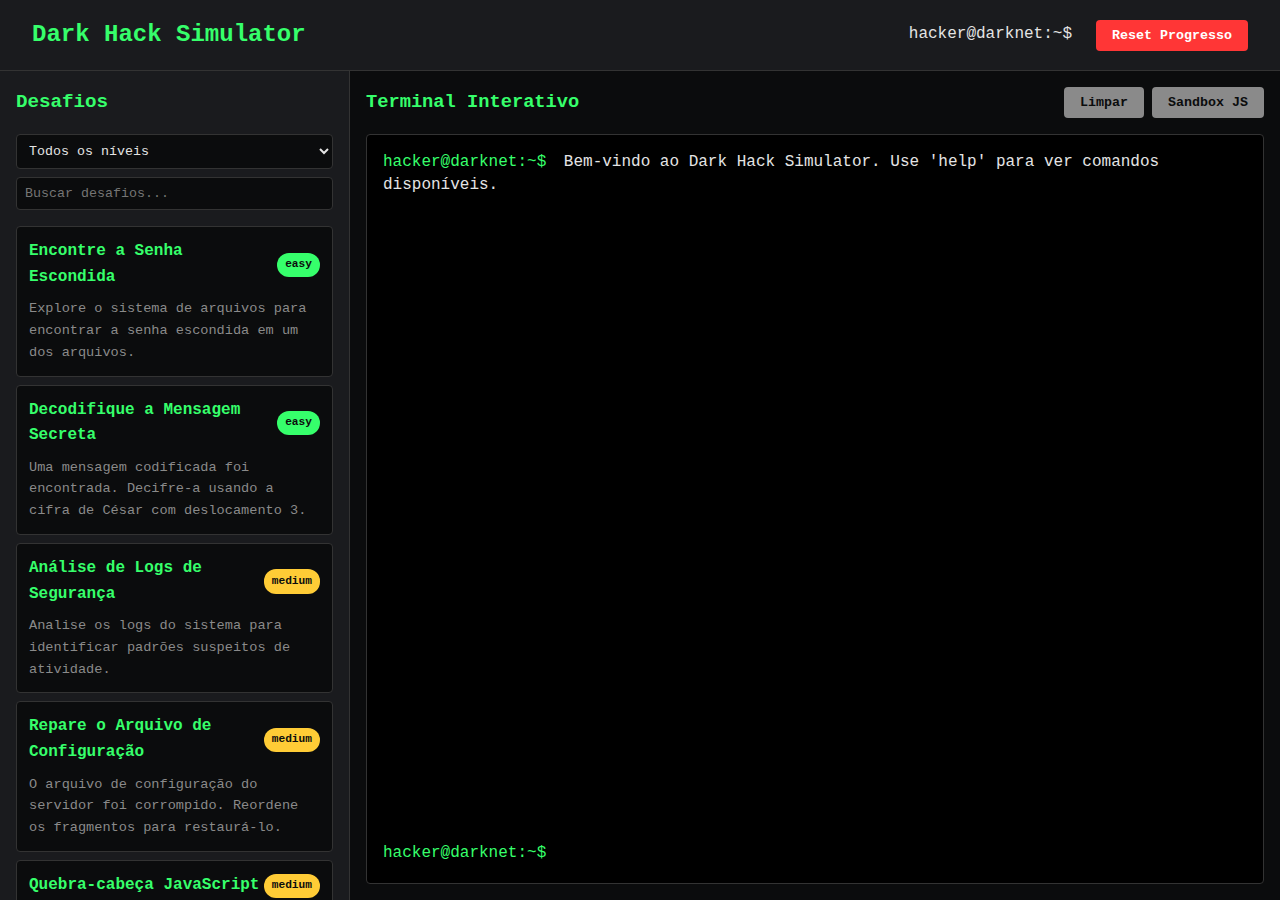
<file: index.html>
<!DOCTYPE html>
<html lang="pt-BR">

<head>
    <meta charset="UTF-8">
    <meta name="viewport" content="width=device-width, initial-scale=1.0">
    <title>Dark Hack Simulator</title>
    <link rel="stylesheet" href="styles.css">
</head>

<body>
    <div class="app-container">
        <header class="app-header">
            <h1>Dark Hack Simulator</h1>
            <div class="user-info">
                <span id="username">hacker@darknet:~$</span>
                <button id="reset-progress" class="btn-danger">Reset Progresso</button>
            </div>
        </header>

        <main class="main-content">
            <aside class="challenges-panel">
                <h2>Desafios</h2>
                <div class="filter-controls">
                    <select id="level-filter">
                        <option value="all">Todos os níveis</option>
                        <option value="easy">Fácil</option>
                        <option value="medium">Médio</option>
                        <option value="hard">Difícil</option>
                    </select>
                    <input type="text" id="search-challenges" placeholder="Buscar desafios...">
                </div>
                <div id="challenges-list" class="challenges-list">
                    <!-- Lista de desafios será carregada aqui -->
                </div>
            </aside>

            <section class="terminal-container">
                <div class="terminal-header">
                    <h3>Terminal Interativo</h3>
                    <div class="terminal-controls">
                        <button id="clear-terminal" class="btn-secondary">Limpar</button>
                        <button id="toggle-sandbox" class="btn-secondary">Sandbox JS</button>
                    </div>
                </div>
                <div id="terminal" class="terminal">
                    <div class="output">
                        <div class="command-line">
                            <span class="prompt">hacker@darknet:~$</span>
                            <span class="welcome-message">Bem-vindo ao Dark Hack Simulator. Use 'help' para ver comandos
                                disponíveis.</span>
                        </div>
                    </div>
                    <div class="input-line">
                        <span class="prompt">hacker@darknet:~$</span>
                        <input type="text" id="command-input" autocomplete="off" autofocus>
                    </div>
                </div>

                <!-- Sandbox JS (inicialmente oculto) -->
                <div id="js-sandbox" class="js-sandbox hidden">
                    <div class="sandbox-header">
                        <h4>JavaScript Sandbox</h4>
                        <button id="run-sandbox" class="btn-primary">Executar</button>
                    </div>
                    <textarea id="sandbox-code" placeholder="Digite seu código JavaScript aqui..."></textarea>
                </div>

                <!-- Interface para arquivos quebrados (inicialmente oculto) -->
                <div id="broken-file-editor" class="broken-file-editor hidden">
                    <div class="editor-header">
                        <h4>Reparar Arquivo: <span id="broken-file-name"></span></h4>
                        <button id="close-editor" class="btn-secondary">Fechar</button>
                    </div>
                    <div id="fragments-container" class="fragments-container">
                        <!-- Fragmentos serão carregados aqui -->
                    </div>
                    <div class="editor-controls">
                        <button id="check-solution" class="btn-primary">Verificar Solução</button>
                        <button id="reset-fragments" class="btn-secondary">Reiniciar</button>
                    </div>
                </div>
            </section>
        </main>
    </div>

    <script src="data/challenges.js"></script>
    <script src="app.js"></script>
</body>

</html>
</file>
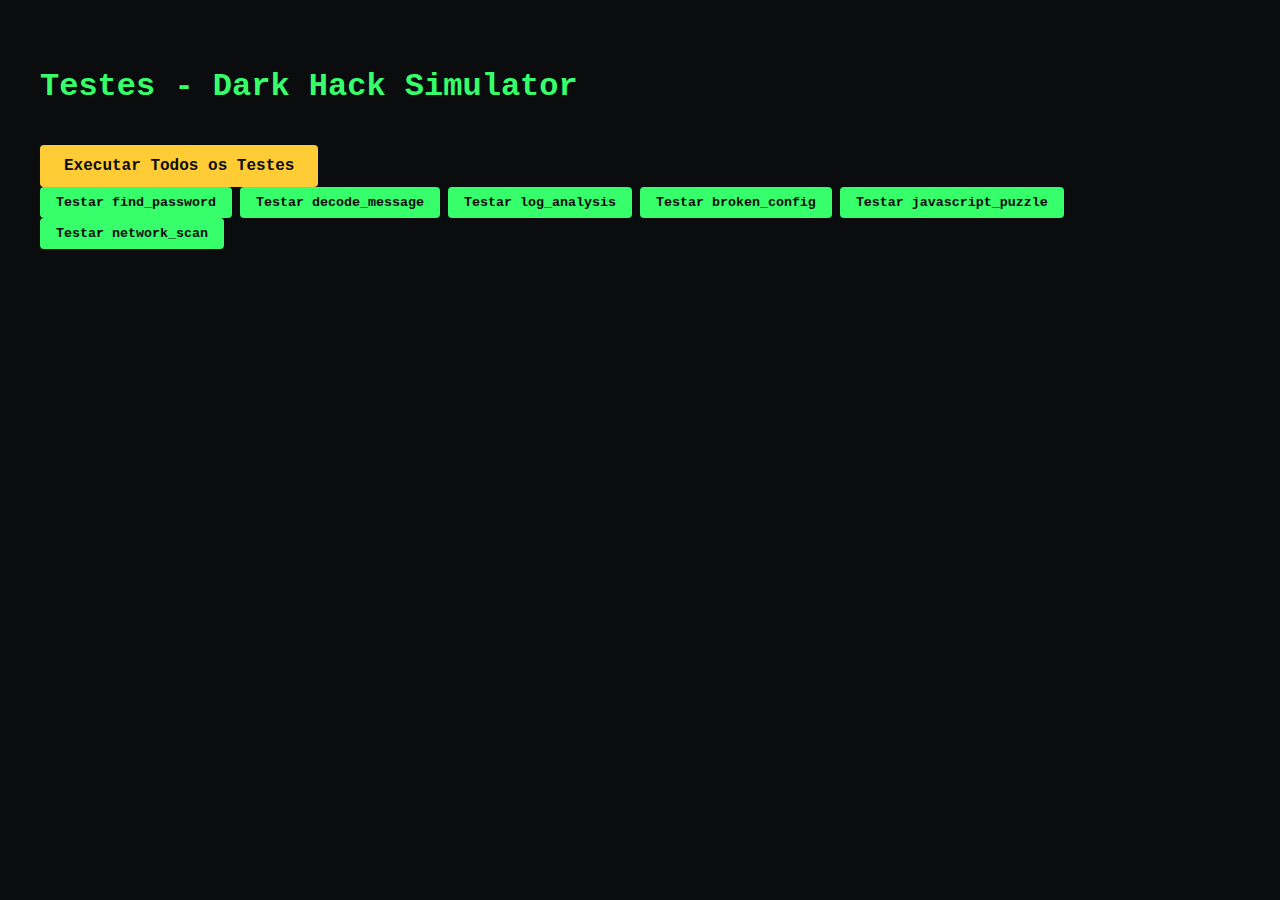
<file: tests.html>
<!DOCTYPE html>
<html lang="pt-BR">
<head>
    <meta charset="UTF-8">
    <meta name="viewport" content="width=device-width, initial-scale=1.0">
    <title>Testes - Dark Hack Simulator</title>
    <style>
        body {
            font-family: 'Courier New', monospace;
            background-color: #0b0c0d;
            color: #e4e4e4;
            padding: 2rem;
            line-height: 1.6;
        }
        
        h1 {
            color: #36ff6b;
            margin-bottom: 2rem;
        }
        
        .test-container {
            background-color: #1a1b1e;
            padding: 1.5rem;
            border-radius: 4px;
            margin-bottom: 1.5rem;
            border: 1px solid #333;
        }
        
        .test-title {
            color: #36ff6b;
            margin-bottom: 1rem;
            font-size: 1.2rem;
        }
        
        .test-result {
            padding: 0.5rem;
            border-radius: 4px;
            margin-top: 0.5rem;
            font-weight: bold;
        }
        
        .pass {
            background-color: rgba(54, 255, 107, 0.2);
            color: #36ff6b;
            border: 1px solid #36ff6b;
        }
        
        .fail {
            background-color: rgba(255, 54, 54, 0.2);
            color: #ff3636;
            border: 1px solid #ff3636;
        }
        
        button {
            background-color: #36ff6b;
            color: #0b0c0d;
            border: none;
            padding: 0.5rem 1rem;
            border-radius: 4px;
            cursor: pointer;
            font-family: 'Courier New', monospace;
            font-weight: bold;
            margin-right: 0.5rem;
        }
        
        button:hover {
            opacity: 0.9;
        }
        
        .run-all {
            background-color: #ffcc36;
            color: #0b0c0d;
            padding: 0.75rem 1.5rem;
            font-size: 1rem;
        }
    </style>
</head>
<body>
    <h1>Testes - Dark Hack Simulator</h1>
    
    <button class="run-all" onclick="runAllTests()">Executar Todos os Testes</button>
    
    <div id="test-results">
        <!-- Resultados dos testes serão exibidos aqui -->
    </div>

    <script>
        // Dados de teste baseados nos desafios
        const testChallenges = [
            {
                id: "find_password",
                solution: "DARKHACK2024",
                testCases: [
                    { input: "DARKHACK2024", expected: true },
                    { input: "darkhack2024", expected: true }, // case insensitive
                    { input: "DARKHACK2024 ", expected: true }, // espaços extras
                    { input: "wrongpassword", expected: false },
                    { input: "", expected: false }
                ]
            },
            {
                id: "decode_message", 
                solution: "desenvolvedor de computador a teste de cifra mensagem",
                testCases: [
                    { input: "desenvolvedor de computador a teste de cifra mensagem", expected: true },
                    { input: "Desenvolvedor de Computador a Teste de Cifra Mensagem", expected: true },
                    { input: "mensagem cifrada", expected: false },
                    { input: "teste", expected: false }
                ]
            },
            {
                id: "log_analysis",
                solution: "192.168.1.15", 
                testCases: [
                    { input: "192.168.1.15", expected: true },
                    { input: "192.168.1.10", expected: false },
                    { input: "192.168.1.20", expected: false }
                ]
            },
            {
                id: "broken_config",
                solution: "server.port=8080 security.ssl=true database.host=localhost database.port=5432 cache.enabled=true log.level=INFO",
                testCases: [
                    { input: "server.port=8080 security.ssl=true database.host=localhost database.port=5432 cache.enabled=true log.level=INFO", expected: true },
                    { input: "security.ssl=true server.port=8080 database.host=localhost database.port=5432 cache.enabled=true log.level=INFO", expected: false },
                    { input: "wrong order", expected: false }
                ]
            },
            {
                id: "javascript_puzzle",
                solution: "PRIME_29",
                testCases: [
                    { input: "PRIME_29", expected: true },
                    { input: "prime_29", expected: true },
                    { input: "PRIME_23", expected: false },
                    { input: "29", expected: false }
                ]
            },
            {
                id: "network_scan", 
                solution: "192.168.1.4",
                testCases: [
                    { input: "192.168.1.4", expected: true },
                    { input: "192.168.1.2", expected: false },
                    { input: "192.168.1.5", expected: false }
                ]
            }
        ];

        // Função para validar soluções (igual à do app principal)
        function validateSolution(challengeId, answer) {
            const challenge = testChallenges.find(c => c.id === challengeId);
            if (!challenge) return false;
            
            const normalizedAnswer = answer.trim().toLowerCase();
            const normalizedSolution = challenge.solution.trim().toLowerCase();
            
            return normalizedAnswer === normalizedSolution;
        }

        // Executa testes para um desafio específico
        function runTestsForChallenge(challengeId) {
            const challenge = testChallenges.find(c => c.id === challengeId);
            if (!challenge) return;
            
            const resultsContainer = document.getElementById('test-results');
            const testElement = document.createElement('div');
            testElement.className = 'test-container';
            testElement.innerHTML = `<div class="test-title">Testando: ${challengeId}</div>`;
            
            challenge.testCases.forEach((testCase, index) => {
                const result = validateSolution(challengeId, testCase.input);
                const passed = result === testCase.expected;
                
                const testCaseElement = document.createElement('div');
                testCaseElement.innerHTML = `
                    <div>Teste ${index + 1}: "${testCase.input}" → Esperado: ${testCase.expected}</div>
                    <div class="test-result ${passed ? 'pass' : 'fail'}">
                        ${passed ? '✅ PASSOU' : '❌ FALHOU'} - Resultado: ${result}
                    </div>
                `;
                testElement.appendChild(testCaseElement);
            });
            
            resultsContainer.appendChild(testElement);
        }

        // Executa todos os testes
        function runAllTests() {
            document.getElementById('test-results').innerHTML = '';
            testChallenges.forEach(challenge => {
                runTestsForChallenge(challenge.id);
            });
        }

        // Executa testes individuais para cada desafio
        document.addEventListener('DOMContentLoaded', () => {
            // Cria botões para testes individuais
            const resultsContainer = document.getElementById('test-results');
            const buttonContainer = document.createElement('div');
            buttonContainer.style.marginBottom = '2rem';
            
            testChallenges.forEach(challenge => {
                const button = document.createElement('button');
                button.textContent = `Testar ${challenge.id}`;
                button.onclick = () => {
                    document.getElementById('test-results').innerHTML = '';
                    runTestsForChallenge(challenge.id);
                };
                buttonContainer.appendChild(button);
            });
            
            resultsContainer.parentNode.insertBefore(buttonContainer, resultsContainer);
        });
    </script>
</body>
</html>
</file>
<file: styles.css>
:root {
    --bg: #0b0c0d;
    --panel: #1a1b1e;
    --text: #e4e4e4;
    --accent: #36ff6b;
    --secondary: #8a8a8a;
    --danger: #ff3636;
    --warning: #ffcc36;
    --border: #333;
    --success: #36ff6b;
}

* {
    margin: 0;
    padding: 0;
    box-sizing: border-box;
}

body {
    font-family: 'Courier New', monospace;
    background-color: var(--bg);
    color: var(--text);
    line-height: 1.6;
    overflow-x: hidden;
}

.app-container {
    display: flex;
    flex-direction: column;
    height: 100vh;
}

.app-header {
    background-color: var(--panel);
    padding: 1rem 2rem;
    border-bottom: 1px solid var(--border);
    display: flex;
    justify-content: space-between;
    align-items: center;
}

.app-header h1 {
    color: var(--accent);
    font-size: 1.5rem;
}

/* Barra de Progresso */
.progress-container {
    margin: 0 2rem;
    flex: 1;
    max-width: 300px;
}

.progress-info {
    display: flex;
    justify-content: space-between;
    font-size: 0.8rem;
    margin-bottom: 0.25rem;
    color: var(--secondary);
}

.progress-bar {
    width: 100%;
    height: 8px;
    background-color: var(--bg);
    border-radius: 4px;
    overflow: hidden;
    border: 1px solid var(--border);
}

.progress-fill {
    height: 100%;
    background-color: var(--accent);
    border-radius: 4px;
    transition: width 0.3s ease;
    width: 0%;
}

/* Grupos de Comandos no Help */
.command-group {
    margin: 1rem 0;
    padding: 0.75rem;
    background: rgba(26, 27, 30, 0.5);
    border-radius: 4px;
    border-left: 3px solid var(--accent);
}

.command-item {
    margin: 0.5rem 0;
    padding: 0.25rem 0;
    font-family: 'Courier New', monospace;
}

.command-group h4 {
    color: var(--accent);
    margin: 0 0 0.5rem 0;
    font-size: 0.9rem;
    border-bottom: 1px solid var(--border);
    padding-bottom: 0.25rem;
}

.user-info {
    display: flex;
    align-items: center;
    gap: 1.5rem;
    flex: 1;
    justify-content: flex-end;
}

/* Para mobile */
@media (max-width: 768px) {
    .user-info {
        flex-direction: column;
        gap: 0.5rem;
    }
    
    .progress-container {
        max-width: 100%;
        margin: 0;
    }
}

.btn-primary, .btn-secondary, .btn-danger {
    padding: 0.5rem 1rem;
    border: none;
    border-radius: 4px;
    cursor: pointer;
    font-family: 'Courier New', monospace;
    font-weight: bold;
    transition: all 0.2s;
}

.btn-primary {
    background-color: var(--accent);
    color: var(--bg);
}

.btn-secondary {
    background-color: var(--secondary);
    color: var(--bg);
}

.btn-danger {
    background-color: var(--danger);
    color: white;
}

.btn-primary:hover, .btn-secondary:hover, .btn-danger:hover {
    opacity: 0.9;
    transform: translateY(-1px);
}

.main-content {
    display: flex;
    flex: 1;
    overflow: hidden;
}

.challenges-panel {
    width: 350px;
    background-color: var(--panel);
    border-right: 1px solid var(--border);
    padding: 1rem;
    overflow-y: auto;
    transition: all 0.3s;
}

.challenges-panel h2 {
    color: var(--accent);
    margin-bottom: 1rem;
    font-size: 1.2rem;
}

.filter-controls {
    display: flex;
    flex-direction: column;
    gap: 0.5rem;
    margin-bottom: 1rem;
}

.filter-controls select, .filter-controls input {
    padding: 0.5rem;
    background-color: var(--bg);
    border: 1px solid var(--border);
    color: var(--text);
    border-radius: 4px;
    font-family: 'Courier New', monospace;
}

.challenges-list {
    display: flex;
    flex-direction: column;
    gap: 0.5rem;
}

.challenge-item {
    padding: 0.75rem;
    background-color: var(--bg);
    border: 1px solid var(--border);
    border-radius: 4px;
    cursor: pointer;
    transition: all 0.2s;
}

.challenge-item:hover {
    border-color: var(--accent);
}

.challenge-item.active {
    border-color: var(--accent);
    background-color: rgba(54, 255, 107, 0.1);
}

.challenge-item.completed {
    border-left: 4px solid var(--success);
}

.challenge-header {
    display: flex;
    justify-content: space-between;
    align-items: center;
    margin-bottom: 0.5rem;
}

.challenge-title {
    font-weight: bold;
    color: var(--accent);
}

.challenge-level {
    padding: 0.2rem 0.5rem;
    border-radius: 12px;
    font-size: 0.7rem;
    font-weight: bold;
}

.level-easy {
    background-color: var(--success);
    color: var(--bg);
}

.level-medium {
    background-color: var(--warning);
    color: var(--bg);
}

.level-hard {
    background-color: var(--danger);
    color: white;
}

.challenge-description {
    font-size: 0.85rem;
    color: var(--secondary);
}

.terminal-container {
    flex: 1;
    display: flex;
    flex-direction: column;
    padding: 1rem;
    background-color: var(--bg);
}

.terminal-header {
    display: flex;
    justify-content: space-between;
    align-items: center;
    margin-bottom: 1rem;
}

.terminal-header h3 {
    color: var(--accent);
}

.terminal-controls {
    display: flex;
    gap: 0.5rem;
}

.terminal {
    flex: 1;
    background-color: #000;
    border: 1px solid var(--border);
    border-radius: 4px;
    padding: 1rem;
    display: flex;
    flex-direction: column;
    overflow: hidden;
}

/* Animações do Terminal */
.terminal-loading {
    color: var(--accent);
    font-style: italic;
}

.terminal-scanning {
    color: var(--warning);
    animation: pulse 1.5s infinite;
}

.terminal-accessing {
    color: var(--success);
    animation: blink 0.8s infinite;
}

.terminal-decrypting {
    color: var(--accent);
    animation: typewriter 2s steps(40, end);
}

.terminal-connecting {
    color: var(--warning);
    animation: connecting 2s infinite;
}

/* Animações para decodificação */
.terminal-decoding {
    color: var(--accent);
    animation: pulse 1s infinite;
}

.terminal-converting {
    color: var(--warning);
    animation: blink 0.6s infinite;
}

@keyframes matrix {
    0% { background-position: 0% 0%; }
    100% { background-position: 100% 100%; }
}

.matrix-effect {
    background: linear-gradient(45deg, #000 25%, #36ff6b 25%, #36ff6b 50%, #000 50%, #000 75%, #36ff6b 75%);
    background-size: 10px 10px;
    animation: matrix 0.5s linear infinite;
}

@keyframes pulse {
    0%, 100% { opacity: 1; }
    50% { opacity: 0.5; }
}

@keyframes blink {
    0%, 50% { opacity: 1; }
    51%, 100% { opacity: 0.3; }
}

@keyframes typewriter {
    from { width: 0; }
    to { width: 100%; }
}

@keyframes connecting {
    0% { content: "Conectando."; }
    33% { content: "Conectando.."; }
    66% { content: "Conectando..."; }
    100% { content: "Conectando."; }
}

@keyframes scanning {
    0% { transform: translateX(-100%); }
    100% { transform: translateX(100%); }
}

.scan-bar {
    height: 2px;
    background: linear-gradient(90deg, transparent, var(--accent), transparent);
    animation: scanning 2s linear infinite;
    margin: 0.5rem 0;
}

/* Efeito de digitação */
.typing-effect {
    overflow: hidden;
    border-right: 2px solid var(--accent);
    white-space: nowrap;
    animation: typing 3s steps(40, end), blink-caret 0.75s step-end infinite;
}

@keyframes typing {
    from { width: 0; }
    to { width: 100%; }
}

@keyframes blink-caret {
    from, to { border-color: transparent; }
    50% { border-color: var(--accent); }
}

.output {
    flex: 1;
    overflow-y: auto;
    margin-bottom: 1rem;
}

.command-line {
    margin-bottom: 0.5rem;
    line-height: 1.4;
}

.prompt {
    color: var(--accent);
    margin-right: 0.5rem;
}

.input-line {
    display: flex;
    align-items: center;
}

#command-input {
    flex: 1;
    background: transparent;
    border: none;
    color: var(--text);
    font-family: 'Courier New', monospace;
    font-size: 1rem;
    outline: none;
}

.file-listing {
    margin: 0.5rem 0;
}

.file-item {
    display: flex;
    align-items: center;
    gap: 0.5rem;
    padding: 0.2rem 0;
}

.file-icon {
    color: var(--accent);
}

.dir-icon {
    color: var(--warning);
}

.js-sandbox {
    margin-top: 1rem;
    border: 1px solid var(--border);
    border-radius: 4px;
    overflow: hidden;
}

.sandbox-header {
    display: flex;
    justify-content: space-between;
    align-items: center;
    padding: 0.5rem 1rem;
    background-color: var(--panel);
    border-bottom: 1px solid var(--border);
}

#sandbox-code {
    width: 100%;
    height: 150px;
    background-color: var(--bg);
    color: var(--text);
    border: none;
    padding: 1rem;
    font-family: 'Courier New', monospace;
    resize: vertical;
}

.broken-file-editor {
    margin-top: 1rem;
    border: 1px solid var(--border);
    border-radius: 4px;
    overflow: hidden;
}

.editor-header {
    display: flex;
    justify-content: space-between;
    align-items: center;
    padding: 0.5rem 1rem;
    background-color: var(--panel);
    border-bottom: 1px solid var(--border);
}

.fragments-container {
    padding: 1rem;
    background-color: var(--bg);
    min-height: 200px;
    display: flex;
    flex-direction: column;
    gap: 0.5rem;
}

.fragment {
    padding: 0.75rem;
    background-color: var(--panel);
    border: 1px solid var(--border);
    border-radius: 4px;
    cursor: move;
    transition: all 0.2s;
    user-select: none;
}

.fragment:hover {
    border-color: var(--accent);
}

.fragment.dragging {
    opacity: 0.5;
}

.editor-controls {
    padding: 0.5rem 1rem;
    background-color: var(--panel);
    border-top: 1px solid var(--border);
    display: flex;
    gap: 0.5rem;
}

.hidden {
    display: none;
}

/* Responsividade */
@media (max-width: 768px) {
    .main-content {
        flex-direction: column;
    }
    
    .challenges-panel {
        width: 100%;
        max-height: 300px;
    }
    
    .terminal-container {
        height: calc(100vh - 400px);
    }
}

/* Animações */
@keyframes blink {
    0%, 100% { opacity: 1; }
    50% { opacity: 0; }
}

.cursor {
    animation: blink 1s infinite;
}

/* Scrollbar personalizada */
::-webkit-scrollbar {
    width: 8px;
}

::-webkit-scrollbar-track {
    background: var(--bg);
}

::-webkit-scrollbar-thumb {
    background: var(--border);
    border-radius: 4px;
}

::-webkit-scrollbar-thumb:hover {
    background: var(--secondary);
}
</file>
